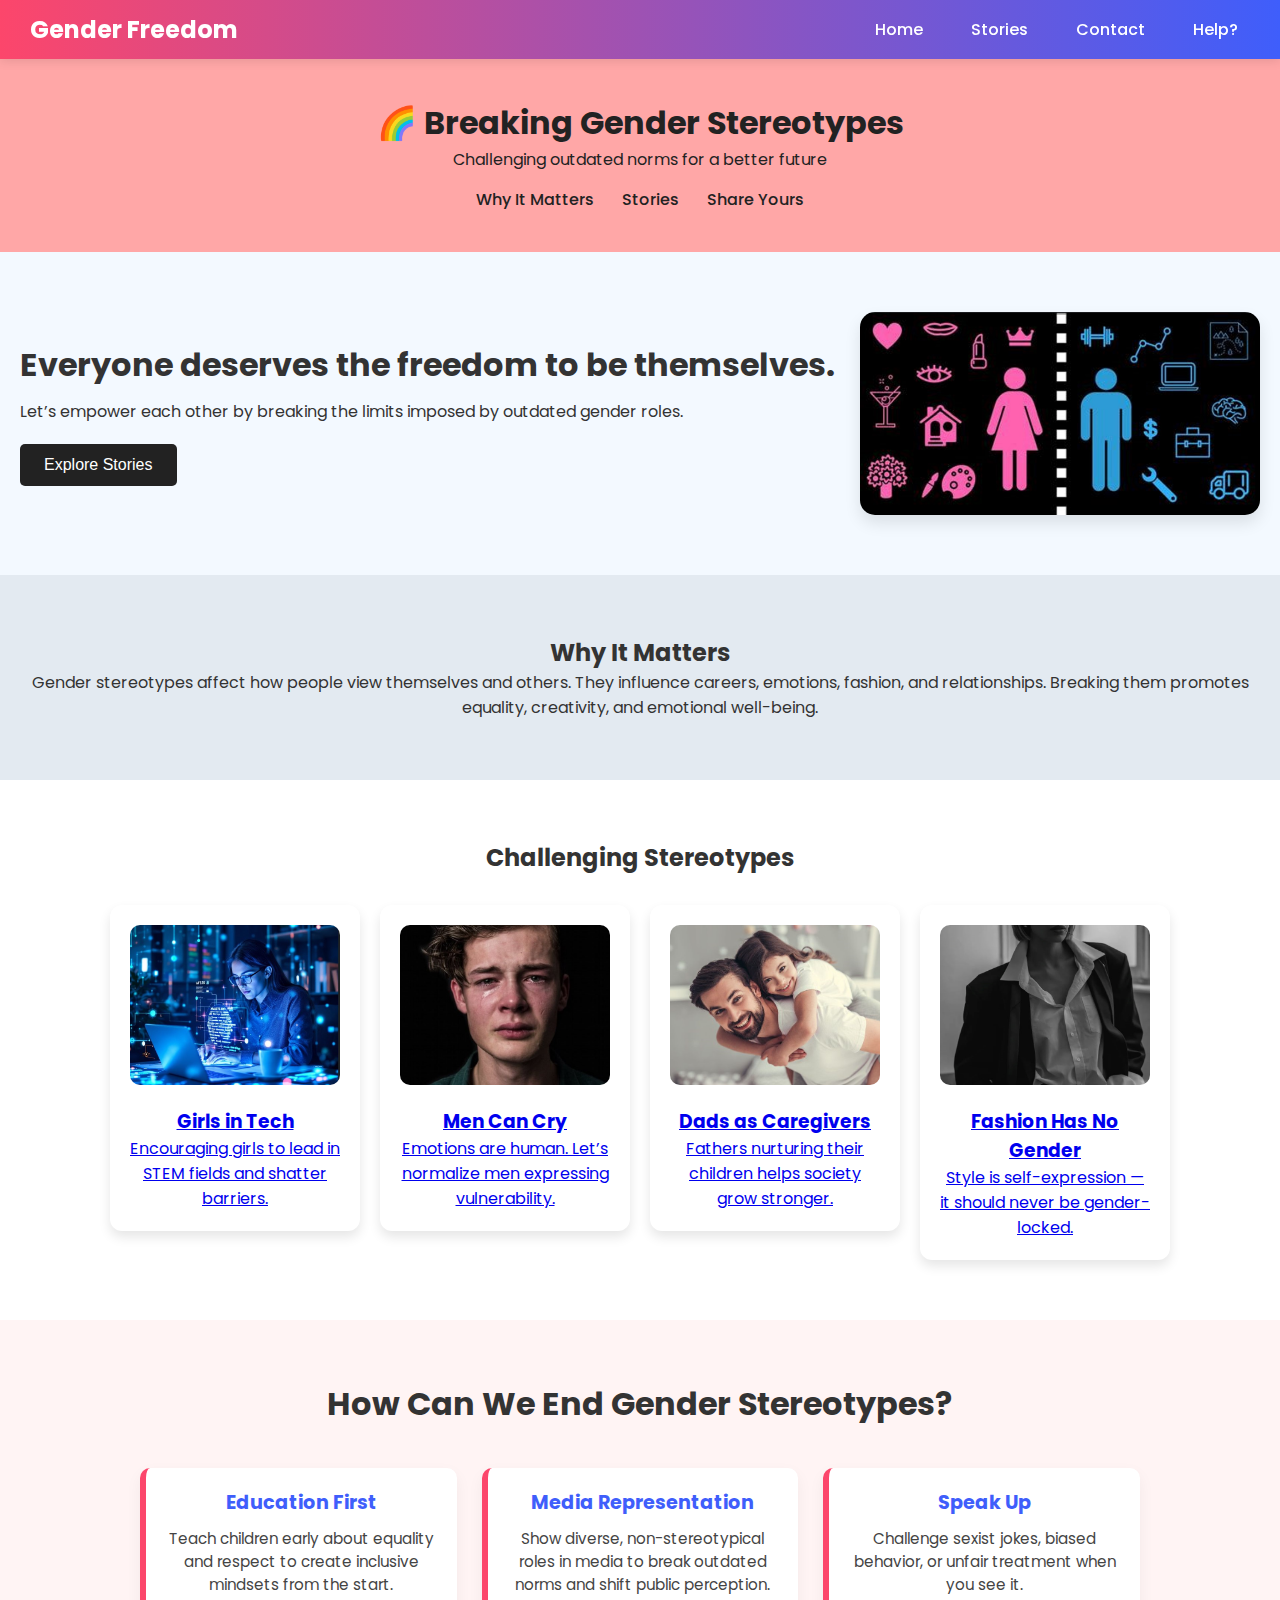
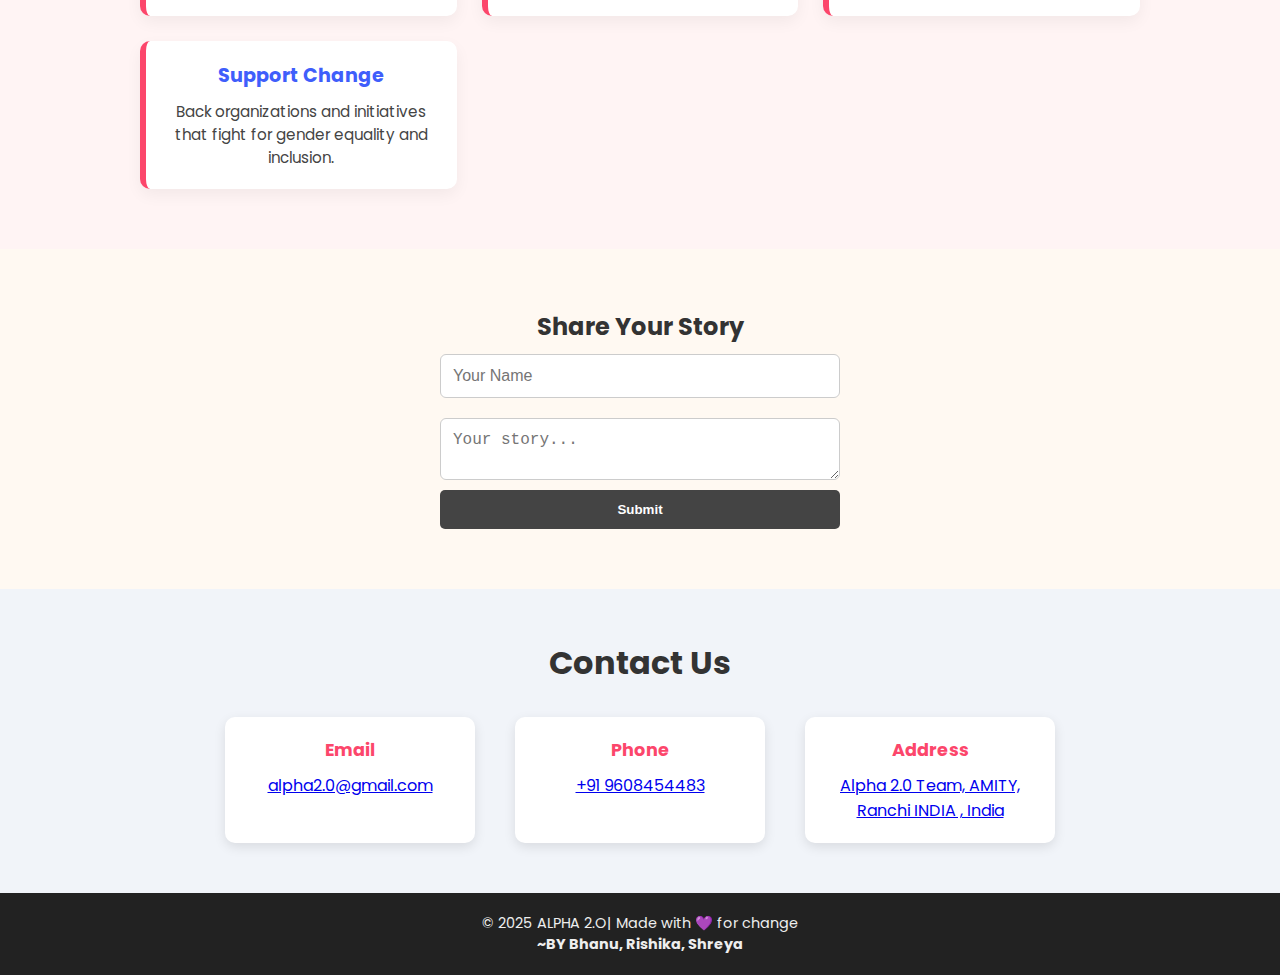
<file: index.html>
<!DOCTYPE html>
<html lang="en">
<head>
  <meta charset="UTF-8" />
  <meta name="viewport" content="width=device-width, initial-scale=1.0"/>
  <title>Breaking Gender Stereotypes</title>
  <link rel="stylesheet" href="style.css" />
  <link href="https://fonts.googleapis.com/css2?family=Poppins:wght@300;600&display=swap" rel="stylesheet">
</head>
<body>
  <nav class="navbar">
    <div class="logo">Gender Freedom</div>
    <div class="hamburger" id="hamburger">
      ☰
    </div>
    <ul class="nav-links" id="nav-links">
      <li><a href="#hero">Home</a></li>
      <li><a href="#cards">Stories</a></li>
      <li><a href="#contact">Contact</a></li>
      <li><a href="help.html">Help?</a></li>
    </ul>
  </nav>
  
  
  <header class="header">
    <h1>🌈 Breaking Gender Stereotypes</h1>
    <p>Challenging outdated norms for a better future</p>
    <nav>
      <a href="#info">Why It Matters</a>
      <a href="#cards">Stories</a>
      <a href="#contact">Share Yours</a>
    </nav>
  </header>

  <section class="hero">
    <div class="hero-content">
      <h2>Everyone deserves the freedom to be themselves.</h2>
      <p>Let’s empower each other by breaking the limits imposed by outdated gender roles.</p>
      <button onclick="scrollToSection('cards')">Explore Stories</button>
    </div>
    <img src="stereo.jpg" alt="Inclusion" />
  </section>

  <section class="info" id="info">
    <h2>Why It Matters</h2>
    <p>Gender stereotypes affect how people view themselves and others. They influence careers, emotions, fashion, and relationships. Breaking them promotes equality, creativity, and emotional well-being.</p>
  </section>

  <section class="cards" id="cards">
    <h2>Challenging Stereotypes</h2>
    <div class="card-grid">
      <a href="girls in tech.html">
      <div class="card">
        <img src="womenintech.jpg" alt="Girls in Tech" />
        <h3>Girls in Tech</h3>
        <p>Encouraging girls to lead in STEM fields and shatter barriers.</p>
      </div>
      </a>

      <a href="men can cry.html">
      <div class="card">
        <img src="emotionalboy.jpg" alt="Men Can Cry" />
        <h3>Men Can Cry</h3>
        <p>Emotions are human. Let’s normalize men expressing vulnerability.</p>
      </div>
      </a>
      <a href="Dads as Caregivers.html">
      <div class="card">
        <img src="dad.png" alt="Dads as Caregivers" />
        <h3>Dads as Caregivers</h3>
        <p>Fathers nurturing their children helps society grow stronger.</p>
      </div>
    </a>
    <a href="fashioh-has-no-gender.html">
      <div class="card">
        <img src="fashion.png" alt="Fashion is Free" />
        <h3>Fashion Has No Gender</h3>
        <p>Style is self-expression — it should never be gender-locked.</p>
      </div>
    </a>
    </div>
  </section>
  <section id="solutions" class="solutions-section">
    <h2>How Can We End Gender Stereotypes?</h2>
    <div class="solutions-grid">
      <div class="solution-card">
        <h3>Education First</h3>
        <p>Teach children early about equality and respect to create inclusive mindsets from the start.</p>
      </div>
      <div class="solution-card">
        <h3>Media Representation</h3>
        <p>Show diverse, non-stereotypical roles in media to break outdated norms and shift public perception.</p>
      </div>
      <div class="solution-card">
        <h3>Speak Up</h3>
        <p>Challenge sexist jokes, biased behavior, or unfair treatment when you see it.</p>
      </div>
      <div class="solution-card">
        <h3>Support Change</h3>
        <p>Back organizations and initiatives that fight for gender equality and inclusion.</p>
      </div>
    </div>
  </section>

  <section class="contact" id="contact">
    <h2>Share Your Story</h2>
    <form id="storyForm">
      <input type="text" placeholder="Your Name" required />
      <textarea placeholder="Your story..." required></textarea>
      <button type="submit">Submit</button>
    </form>
    <p id="thankYouMessage"></p>
  </section>
  <section id="contact" class="contact-section">
    <h2>Contact Us</h2>
    <div class="contact-info">
      <div class="info-box">
        <h4>Email</h4>
        <p><a href="mailto:alpha2.0@gmail.com">alpha2.0@gmail.com</a></p>
      </div>
      <div class="info-box">
        <h4>Phone</h4>
        <p><a href="tel:+919608454483">+91 9608454483</a></p>
      </div>
      <div class="info-box">
        <h4>Address</h4>
        <p>
          <a href="https://www.google.com/maps?q=Amity+University+Ranchi+India" target="_blank">
            Alpha 2.0 Team, AMITY, Ranchi INDIA , India
          </a>
        </p>
      </div>
    </div>
  </section>

  <footer>
    <p>&copy; 2025 ALPHA 2.O| Made with 💜 for change <h4>~BY Bhanu, Rishika, Shreya</h4></p>
  </footer>

  <script src="script.js"></script>
</body>
</html>
</file>
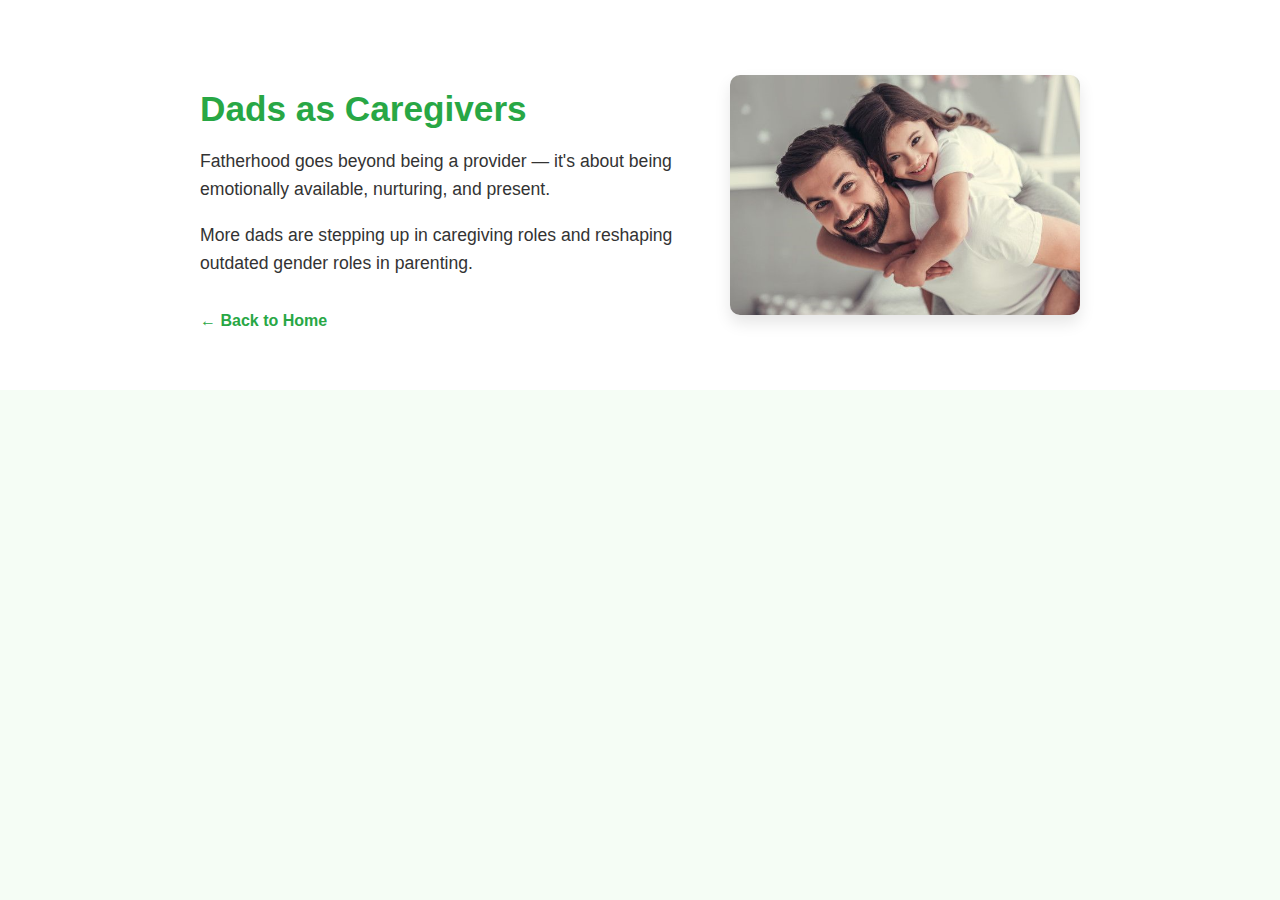
<file: Dads as Caregivers.html>
<!DOCTYPE html>
<html lang="en">
<head>
  <meta charset="UTF-8" />
  <meta name="viewport" content="width=device-width, initial-scale=1.0"/>
  <title>Dads as Caregivers</title>
  <style>
    body {
      font-family: 'Poppins', sans-serif;
      background: #f5fdf5;
      color: #333;
      margin: 0;
      padding: 0;
    }

    .hero {
      display: flex;
      flex-wrap: wrap;
      align-items: center;
      justify-content: center;
      padding: 60px 20px;
      background: #ffffff;
    }

    .hero-content {
      max-width: 500px;
      margin-right: 30px;
    }

    .hero-content h2 {
      font-size: 2.2rem;
      margin-bottom: 15px;
      color: #28a745;
    }

    .hero-content p {
      font-size: 1.1rem;
      margin-bottom: 15px;
      line-height: 1.6;
    }

    .hero-content a {
      text-decoration: none;
      font-weight: bold;
      color: #28a745;
      display: inline-block;
      margin-top: 20px;
    }

    .hero img {
      max-width: 350px;
      width: 100%;
      border-radius: 10px;
      box-shadow: 0 8px 16px rgba(0,0,0,0.1);
    }

    @media (max-width: 768px) {
      .hero {
        flex-direction: column;
        text-align: center;
      }

      .hero-content {
        margin-right: 0;
        margin-bottom: 20px;
      }
    }
  </style>
</head>
<body>

  <div class="hero">
    <div class="hero-content">
      <h2>Dads as Caregivers</h2>
      <p>Fatherhood goes beyond being a provider — it's about being emotionally available, nurturing, and present.</p>
      <p>More dads are stepping up in caregiving roles and reshaping outdated gender roles in parenting.</p>
      <a href="index.html">← Back to Home</a>
    </div>
    <img src="dad.png" alt="Dad with Child">
  </div>

</body>
</html>
</file>
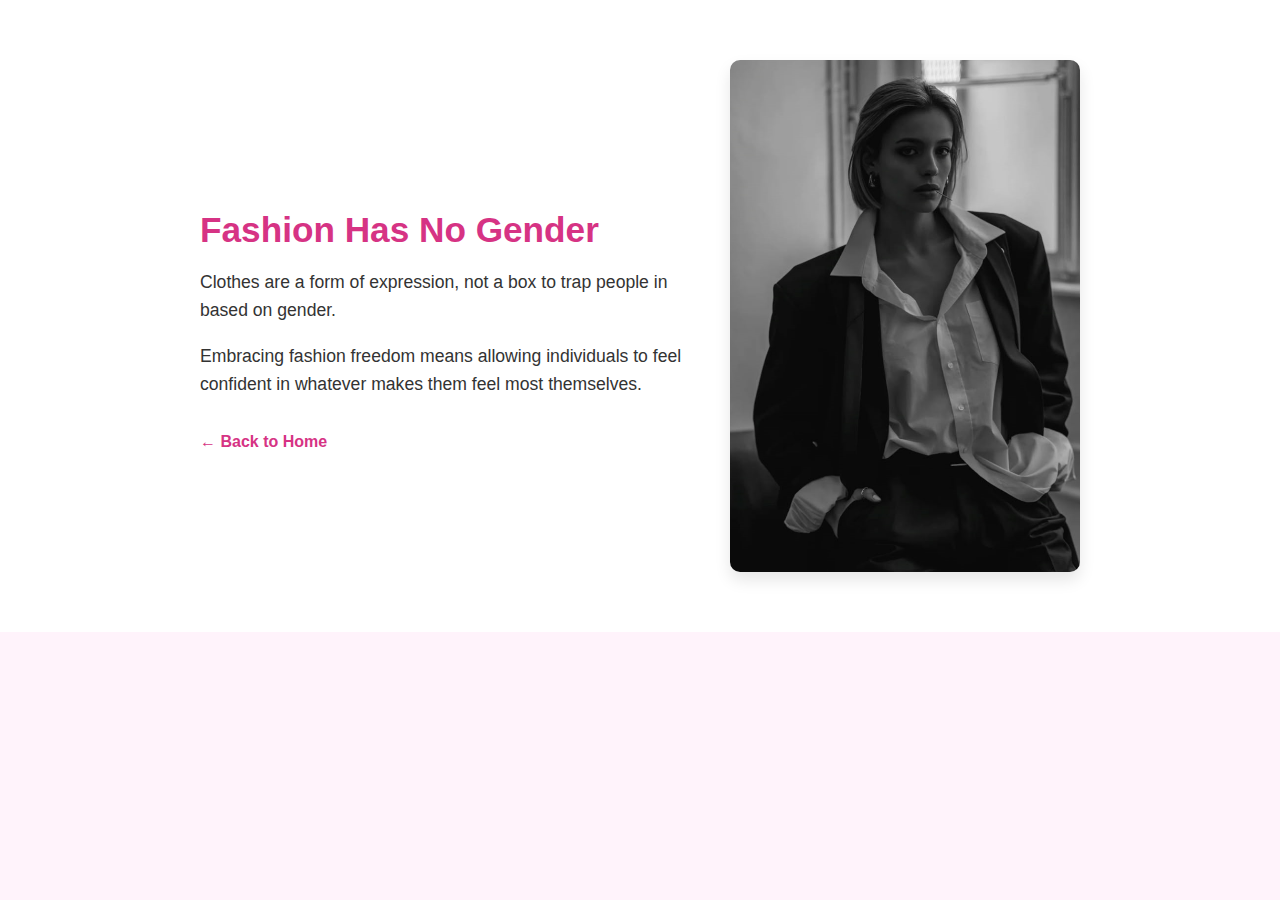
<file: fashioh-has-no-gender.html>
<!DOCTYPE html>
<html lang="en">
<head>
  <meta charset="UTF-8" />
  <meta name="viewport" content="width=device-width, initial-scale=1.0"/>
  <title>Fashion Has No Gender</title>
  <style>
    body {
      font-family: 'Poppins', sans-serif;
      background: #fff3fb;
      color: #333;
      margin: 0;
      padding: 0;
    }

    .hero {
      display: flex;
      flex-wrap: wrap;
      align-items: center;
      justify-content: center;
      padding: 60px 20px;
      background: #ffffff;
    }

    .hero-content {
      max-width: 500px;
      margin-right: 30px;
    }

    .hero-content h2 {
      font-size: 2.2rem;
      margin-bottom: 15px;
      color: #d63384;
    }

    .hero-content p {
      font-size: 1.1rem;
      margin-bottom: 15px;
      line-height: 1.6;
    }

    .hero-content a {
      text-decoration: none;
      font-weight: bold;
      color: #d63384;
      display: inline-block;
      margin-top: 20px;
    }

    .hero img {
      max-width: 350px;
      width: 100%;
      border-radius: 10px;
      box-shadow: 0 8px 16px rgba(0,0,0,0.1);
    }

    @media (max-width: 768px) {
      .hero {
        flex-direction: column;
        text-align: center;
      }

      .hero-content {
        margin-right: 0;
        margin-bottom: 20px;
      }
    }
  </style>
</head>
<body>

  <div class="hero">
    <div class="hero-content">
      <h2>Fashion Has No Gender</h2>
      <p>Clothes are a form of expression, not a box to trap people in based on gender.</p>
      <p>Embracing fashion freedom means allowing individuals to feel confident in whatever makes them feel most themselves.</p>
      <a href="index.html">← Back to Home</a>
    </div>
    <img src="fashion.png" alt="Fashion Freedom">
  </div>

</body>
</html>
</file>
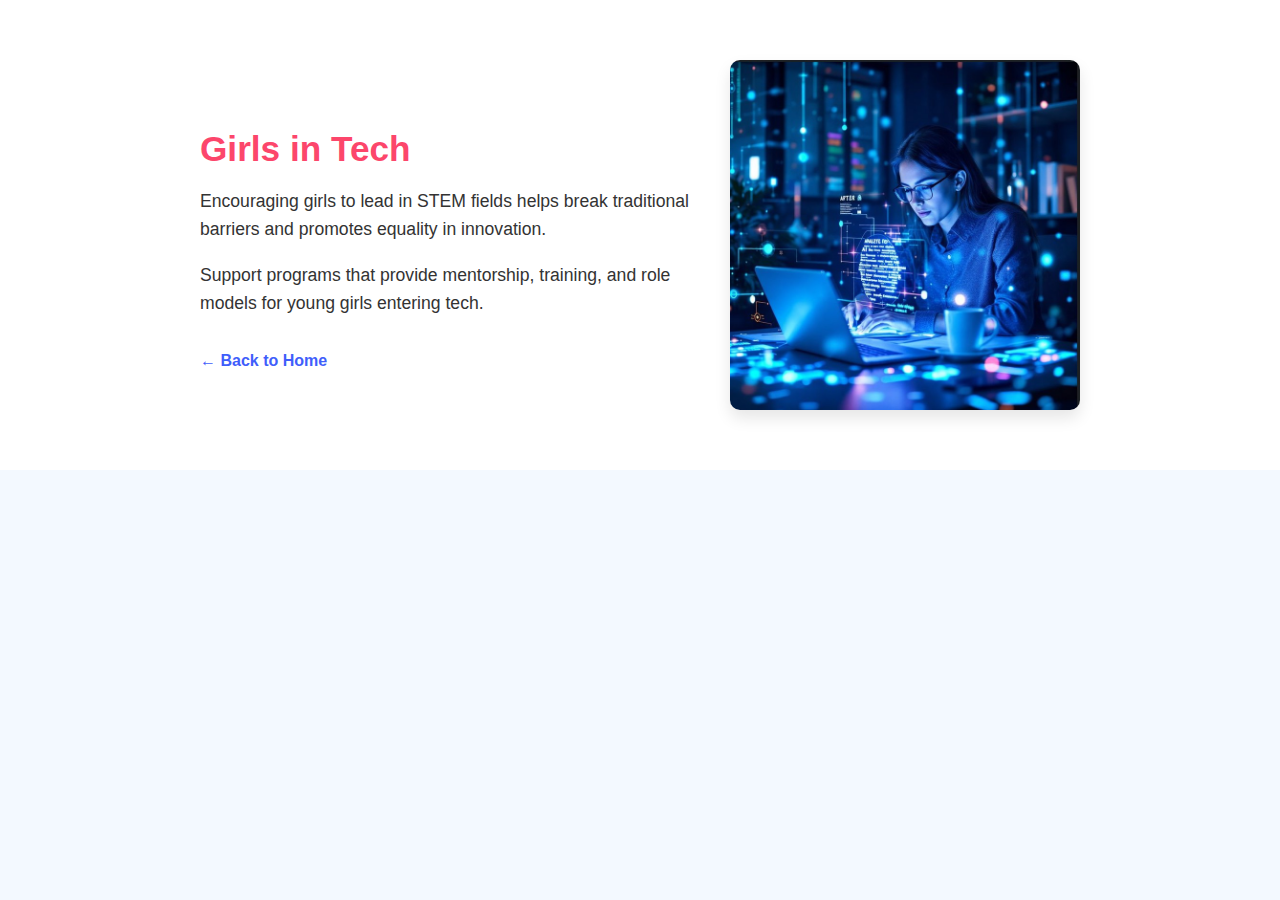
<file: girls in tech.html>
<!DOCTYPE html>
<html lang="en">
<head>
  <meta charset="UTF-8" />
  <meta name="viewport" content="width=device-width, initial-scale=1.0"/>
  <title>Girls in Tech</title>
  <style>
    body {
      font-family: 'Poppins', sans-serif;
      background: #f3f9ff;
      color: #333;
      margin: 0;
      padding: 0;
    }

    .hero {
      display: flex;
      flex-wrap: wrap;
      align-items: center;
      justify-content: center;
      padding: 60px 20px;
      background: #ffffff;
    }

    .hero-content {
      max-width: 500px;
      margin-right: 30px;
    }

    .hero-content h2 {
      font-size: 2.2rem;
      margin-bottom: 15px;
      color: #fc466b;
    }

    .hero-content p {
      font-size: 1.1rem;
      margin-bottom: 15px;
      line-height: 1.6;
    }

    .hero-content a {
      text-decoration: none;
      font-weight: bold;
      color: #3f5efb;
      display: inline-block;
      margin-top: 20px;
    }

    .hero img {
      max-width: 350px;
      width: 100%;
      border-radius: 10px;
      box-shadow: 0 8px 16px rgba(0,0,0,0.1);
    }

    @media (max-width: 768px) {
      .hero {
        flex-direction: column;
        text-align: center;
      }

      .hero-content {
        margin-right: 0;
        margin-bottom: 20px;
      }
    }
  </style>
</head>
<body>

  <div class="hero">
    <div class="hero-content">
      <h2>Girls in Tech</h2>
      <p>Encouraging girls to lead in STEM fields helps break traditional barriers and promotes equality in innovation.</p>
      <p>Support programs that provide mentorship, training, and role models for young girls entering tech.</p>
      <a href="index.html">← Back to Home</a>
    </div>
    <img src="womenintech.jpg" alt="Girls in Tech">
  </div>

</body>
</html>
</file>
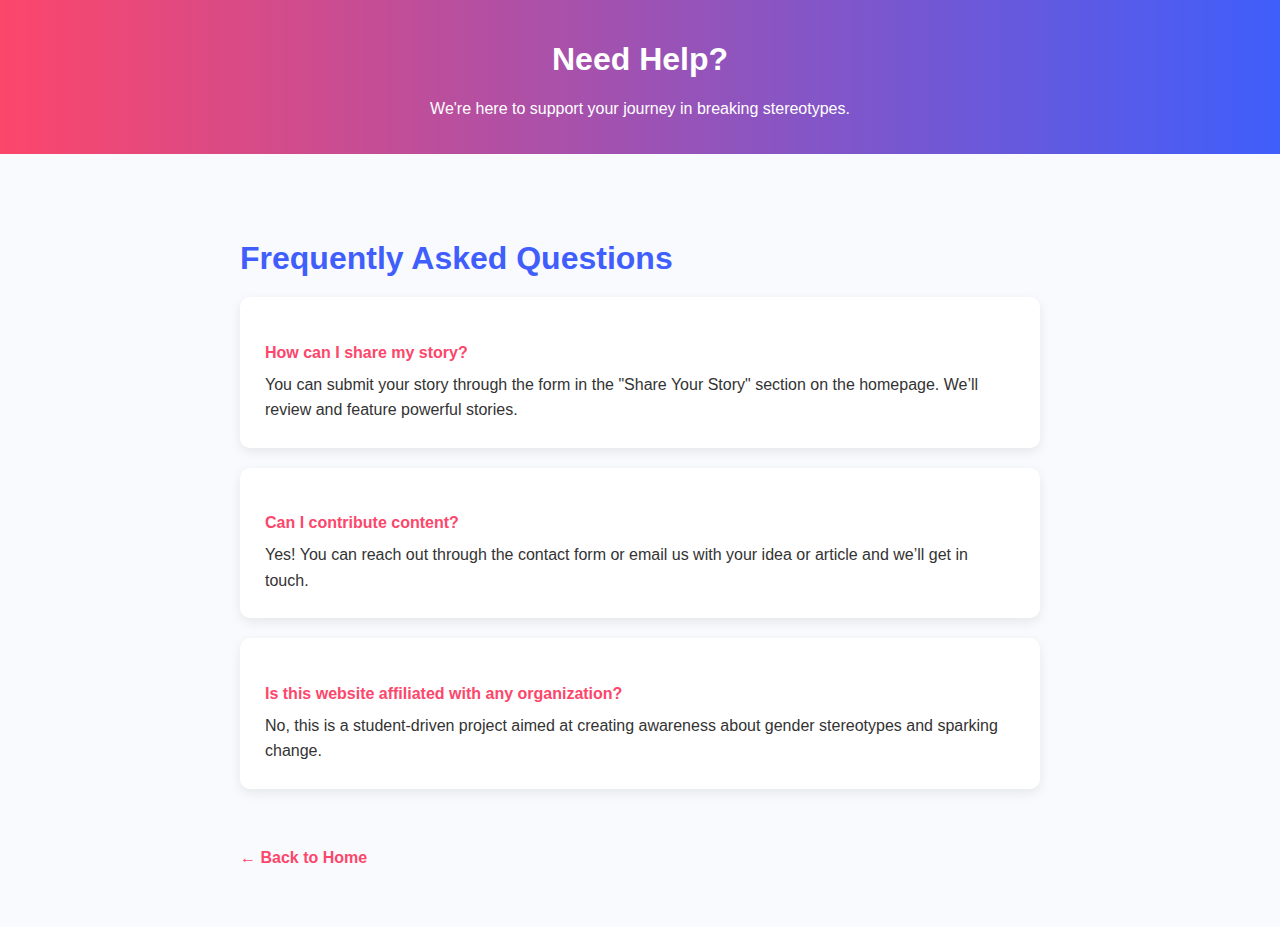
<file: help.html>
<!DOCTYPE html>
<html lang="en">
<head>
  <meta charset="UTF-8" />
  <meta name="viewport" content="width=device-width, initial-scale=1.0"/>
  <title>Help & Support</title>
  <style>
    body {
      font-family: 'Poppins', sans-serif;
      background: #f9fafe;
      color: #333;
      margin: 0;
      padding: 0;
    }

    header {
      background: linear-gradient(to right, #fc466b, #3f5efb);
      padding: 20px;
      color: white;
      text-align: center;
    }

    .section {
      padding: 60px 20px;
      max-width: 800px;
      margin: auto;
    }

    .section h2 {
      color: #3f5efb;
      margin-bottom: 20px;
      font-size: 2rem;
    }

    .faq {
      background: #fff;
      padding: 25px;
      border-radius: 10px;
      margin-bottom: 20px;
      box-shadow: 0 4px 12px rgba(0,0,0,0.08);
    }

    .faq h4 {
      margin-bottom: 10px;
      color: #fc466b;
    }

    .faq p {
      margin: 0;
      line-height: 1.6;
    }

    a.back-link {
      display: inline-block;
      margin-top: 40px;
      text-decoration: none;
      color: #fc466b;
      font-weight: bold;
    }

    @media (max-width: 768px) {
      .section h2 {
        font-size: 1.6rem;
      }
    }
  </style>
</head>
<body>

  <header>
    <h1>Need Help?</h1>
    <p>We're here to support your journey in breaking stereotypes.</p>
  </header>

  <div class="section">
    <h2>Frequently Asked Questions</h2>

    <div class="faq">
      <h4>How can I share my story?</h4>
      <p>You can submit your story through the form in the "Share Your Story" section on the homepage. We’ll review and feature powerful stories.</p>
    </div>

    <div class="faq">
      <h4>Can I contribute content?</h4>
      <p>Yes! You can reach out through the contact form or email us with your idea or article and we’ll get in touch.</p>
    </div>

    <div class="faq">
      <h4>Is this website affiliated with any organization?</h4>
      <p>No, this is a student-driven project aimed at creating awareness about gender stereotypes and sparking change.</p>
    </div>

    <a class="back-link" href="index.html">← Back to Home</a>
  </div>

</body>
</html>
</file>
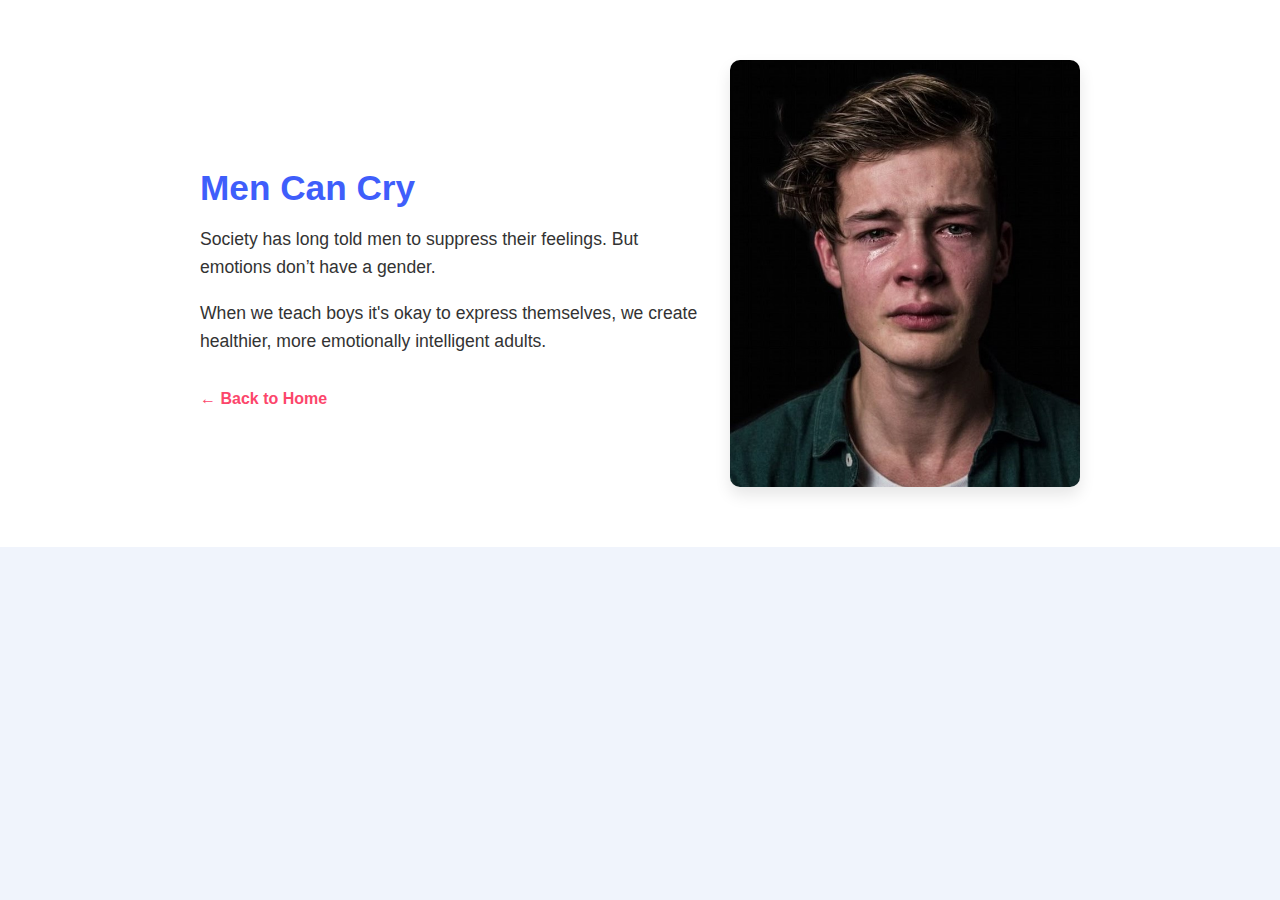
<file: men can cry.html>
<!DOCTYPE html>
<html lang="en">
<head>
  <meta charset="UTF-8" />
  <meta name="viewport" content="width=device-width, initial-scale=1.0"/>
  <title>Men Can Cry</title>
  <style>
    body {
      font-family: 'Poppins', sans-serif;
      background: #f0f4fc;
      color: #333;
      margin: 0;
      padding: 0;
    }

    .hero {
      display: flex;
      flex-wrap: wrap;
      align-items: center;
      justify-content: center;
      padding: 60px 20px;
      background: #ffffff;
    }

    .hero-content {
      max-width: 500px;
      margin-right: 30px;
    }

    .hero-content h2 {
      font-size: 2.2rem;
      margin-bottom: 15px;
      color: #3f5efb;
    }

    .hero-content p {
      font-size: 1.1rem;
      margin-bottom: 15px;
      line-height: 1.6;
    }

    .hero-content a {
      text-decoration: none;
      font-weight: bold;
      color: #fc466b;
      display: inline-block;
      margin-top: 20px;
    }

    .hero img {
      max-width: 350px;
      width: 100%;
      border-radius: 10px;
      box-shadow: 0 8px 16px rgba(0,0,0,0.1);
    }
    

    @media (max-width: 768px) {
      .hero {
        flex-direction: column;
        text-align: center;
      }

      .hero-content {
        margin-right: 0;
        margin-bottom: 20px;
      }
    }
  </style>
</head>
<body>

  <div class="hero">
    <div class="hero-content">
      <h2>Men Can Cry</h2>
      <p>Society has long told men to suppress their feelings. But emotions don’t have a gender.</p>
      <p>When we teach boys it's okay to express themselves, we create healthier, more emotionally intelligent adults.</p>
      <a href="index.html">← Back to Home</a>
    </div>
    <img src="emotionalboy.jpg" alt="Men Can Cry" />
   </video>
  </div>

</body>
</html>
</file>
<file: style.css>
* {
  margin: 0;
  padding: 0;
  box-sizing: border-box;
}
/* ==== NAVBAR STYLING ==== */

.navbar {
  display: flex;
  justify-content: space-between;
  align-items: center;
  padding: 12px 30px;
  background: linear-gradient(to right, #fc466b, #3f5efb);
  color: white;
  position: sticky;
  top: 0;
  z-index: 1000;
  box-shadow: 0 2px 10px rgba(0,0,0,0.1);
}

.logo {
  font-size: 1.5rem;
  font-weight: bold;
  font-family: 'Poppins', sans-serif;
}

.nav-links {
  display: flex;
  list-style: none;
  gap: 24px;
  transition: all 0.4s ease;
}

.nav-links li a {
  text-decoration: none;
  color: white;
  font-weight: 500;
  padding: 6px 12px;
  border-radius: 6px;
  transition: all 0.3s;
}

.nav-links li a:hover {
  background-color: rgba(255,255,255,0.2);
}

/* Hamburger button hidden on desktop */
.hamburger {
  display: none;
  font-size: 1.8rem;
  cursor: pointer;
}

/* ======= Responsive Styles ======= */
@media screen and (max-width: 768px) {
  .nav-links {
    position: absolute;
    top: 60px;
    right: -100%;
    background: linear-gradient(to right, #fc466b, #3f5efb);
    flex-direction: column;
    width: 200px;
    padding: 20px;
    gap: 15px;
    border-radius: 10px 0 0 10px;
    box-shadow: -4px 4px 10px rgba(0,0,0,0.2);
  }

  .nav-links.active {
    right: 0;
  }

  .hamburger {
    display: block;
  }
}



body {
  font-family: 'Poppins', sans-serif;
  background: #fff;
  color: #333;
}

header {
  background: #ffa7a7;
  padding: 40px 20px;
  text-align: center;
  color: #222;
}

header nav {
  margin-top: 15px;
}

header nav a {
  margin: 0 12px;
  color: #222;
  text-decoration: none;
  font-weight: 500;
}

.hero {
  display: flex;
  flex-wrap: wrap;
  align-items: center;
  justify-content: space-between;
  padding: 60px 20px;
  background: #f3f9ff;
}

.hero img {
  width: 45%;
  max-width: 400px;
  border-radius: 15px;
  box-shadow: 0 8px 16px rgba(0,0,0,0.1);
}

.hero-content {
  flex: 1;
  min-width: 300px;
  margin-right: 20px;
}

.hero-content h2 {
  font-size: 2rem;
  margin-bottom: 10px;
}

.hero-content p {
  margin-bottom: 20px;
}

.hero-content button {
  background: #222;
  color: #fff;
  border: none;
  padding: 12px 24px;
  font-size: 1rem;
  border-radius: 5px;
  cursor: pointer;
}

.info {
  padding: 60px 20px;
  background: #e3eaf1;
  text-align: center;
}

.cards {
  padding: 60px 20px;
  text-align: center;
}

.card-grid {
  display: flex;
  flex-wrap: wrap;
  gap: 20px;
  justify-content: center;
  margin-top: 30px;
}

.card {
  background: #fff;
  width: 250px;
  padding: 20px;
  border-radius: 12px;
  box-shadow: 0 6px 12px rgba(0,0,0,0.1);
  transition: transform 0.3s;
}

.card:hover {
  transform: translateY(-8px);
}

.card img {
  width: 100%;
  height: 160px;
  object-fit: cover;
  border-radius: 10px;
  margin-bottom: 15px;
}
  

/* ==== SOLUTIONS SECTION ==== */
.solutions-section {
  background-color: #fff4f4;
  padding: 60px 20px;
  text-align: center;
}

.solutions-section h2 {
  font-size: 2rem;
  margin-bottom: 40px;
  color: #333;
}

.solutions-grid {
  display: grid;
  grid-template-columns: repeat(auto-fit, minmax(250px, 1fr));
  gap: 25px;
  max-width: 1000px;
  margin: 0 auto;
}

.solution-card {
  background-color: #fff;
  border-left: 6px solid #fc466b;
  border-radius: 10px;
  padding: 20px;
  box-shadow: 0 6px 16px rgba(0, 0, 0, 0.05);
  transition: all 0.3s ease;
}

.solution-card:hover {
  transform: translateY(-5px);
  box-shadow: 0 8px 24px rgba(0, 0, 0, 0.1);
}

.solution-card h3 {
  color: #3f5efb;
  font-size: 1.2rem;
  margin-bottom: 10px;
}

.solution-card p {
  font-size: 0.95rem;
  color: #444;
}

.contact {
  padding: 60px 20px;
  background: #fff9f2;
  text-align: center;
}

form {
  max-width: 400px;
  margin: auto;
  display: flex;
  flex-direction: column;
}

input, textarea {
  margin: 10px 0;
  padding: 12px;
  border-radius: 6px;
  border: 1px solid #ccc;
  font-size: 1rem;
}

button[type="submit"] {
  background: #444;
  color: white;
  padding: 12px;
  border: none;
  border-radius: 5px;
  cursor: pointer;
  font-weight: 600;
}
.contact-section {
  background-color: #f1f4f9;
  padding: 50px 20px;
  text-align: center;
}

.contact-section h2 {
  font-size: 2rem;
  margin-bottom: 30px;
  color: #333;
}

.contact-info {
  display: flex;
  justify-content: center;
  gap: 40px;
  flex-wrap: wrap;
}

.info-box {
  background-color: white;
  padding: 20px 30px;
  border-radius: 10px;
  box-shadow: 0 4px 12px rgba(0,0,0,0.1);
  width: 250px;
  transition: transform 0.3s ease;
}

.info-box:hover {
  transform: translateY(-5px);
}

.info-box h4 {
  margin-bottom: 10px;
  font-size: 1.1rem;
  color: #fc466b;
}

footer {
  background: #222;
  color: #eee;
  text-align: center;
  padding: 20px;
  font-size: 0.9rem;
}

@media (max-width: 768px) {
  .hero {
    flex-direction: column;
    text-align: center;
  }

  .hero img {
    margin-top: 20px;
  }

  .card-grid {
    flex-direction: column;
  }
}
</file>
